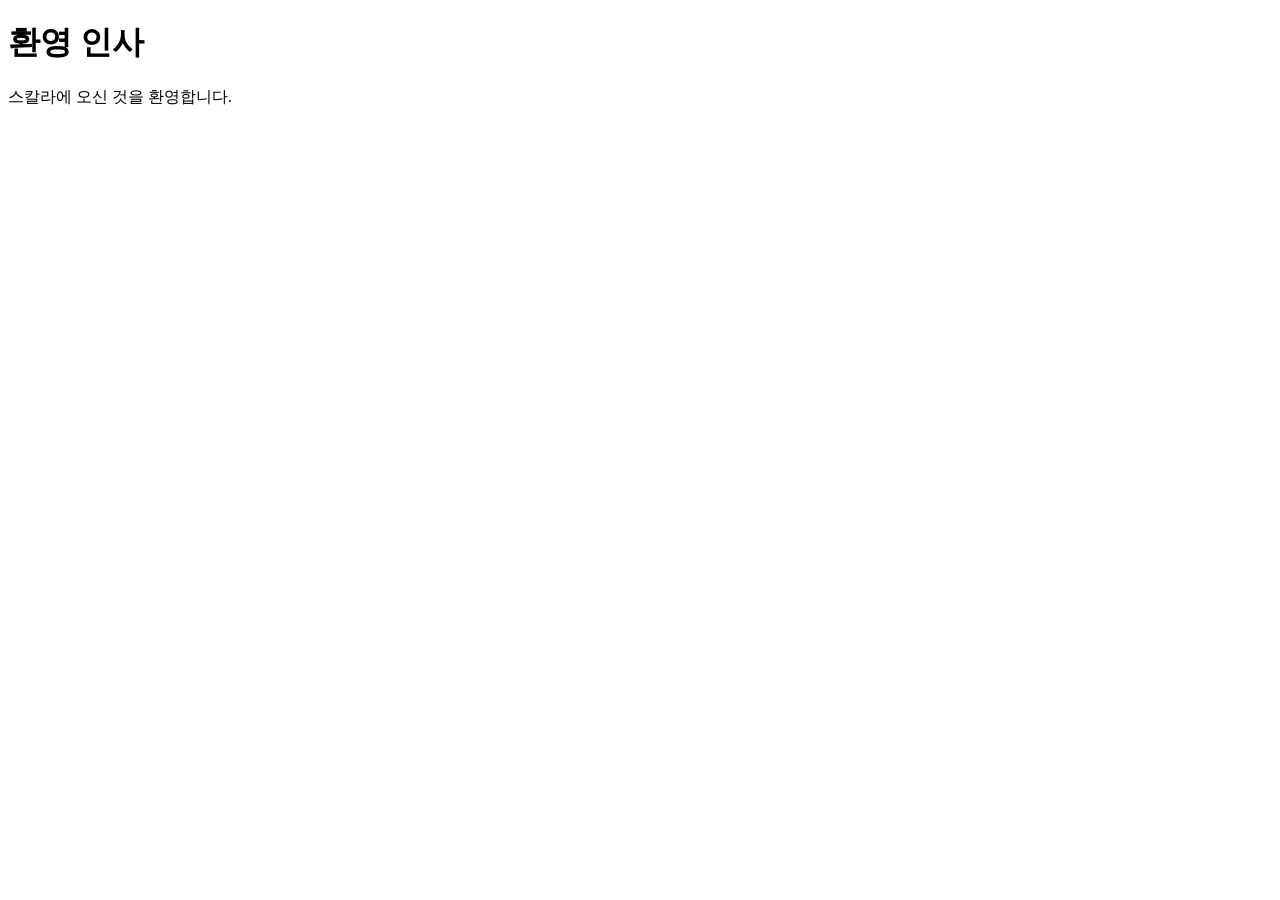
<file: 1_Web/index.html>
<!DOCTYPE html>
<html lang="en">
<head>
    <meta charset="UTF-8">
    <meta name="viewport" content="width=device-width, initial-scale=1.0">
    <title>Welcome SKALA</title>
</head>
<body>
    <h1>환영 인사</h1>
        <p>스칼라에 오신 것을 환영합니다.</p>
</body>
</html>
</file>
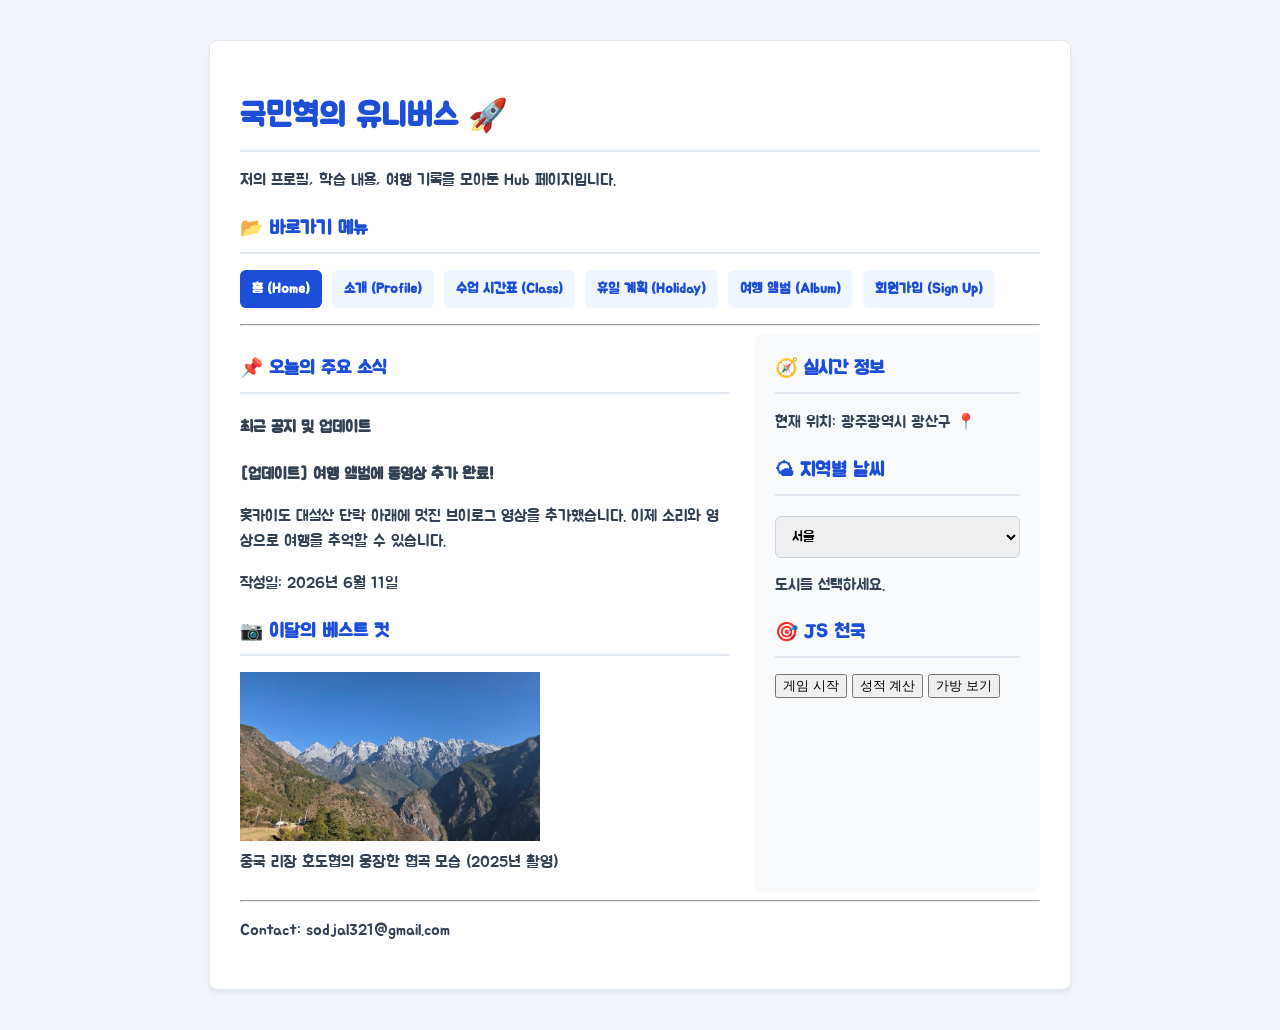
<file: html/index.html>
<!DOCTYPE html>
<html lang="ko">

<head>
    <meta charset="UTF-8">
    <title>국민혁의 유니버스</title>
    <link rel="stylesheet" href="../css/style.css">
</head>

<body>
    <div class="container">
        <h1 class="main-title">국민혁의 유니버스 🚀</h1>
        <p>저의 프로필, 학습 내용, 여행 기록을 모아둔 Hub 페이지입니다.</p>

        <nav>
            <h3>📂 바로가기 메뉴</h3>
            <ul>
                <li><a href="#" data-page="home" class="active">홈 (Home)</a></li>
                <li><a href="myProfile.html" data-page="myProfile.html">소개 (Profile)</a></li>
                <li><a href="myClass.html" data-page="myClass.html">수업 시간표 (Class)</a></li>
                <li><a href="myHoliday.html" data-page="myHoliday.html">휴일 계획 (Holiday)</a></li>
                <li><a href="myTrip.html" data-page="myTrip.html">여행 앨범 (Album)</a></li>
                <li><a href="signUp.html" data-page="signUp.html">회원가입 (Sign Up)</a></li>
            </ul>
        </nav>

        <div id="home-content">
            <hr>

        <div class="content-layout">
            <main>
                <h3>📌 오늘의 주요 소식</h3>

                <h4>최근 공지 및 업데이트</h4>
                <p><strong>[업데이트] 여행 앨범에 동영상 추가 완료!</strong></p>
                <p>홋카이도 대설산 단락 아래에 멋진 브이로그 영상을 추가했습니다. 이제 소리와 영상으로 여행을 추억할 수 있습니다.</p>
                <p>작성일: 2026년 6월 11일</p>

                <h3>📷 이달의 베스트 컷</h3>
                <p>
                    <img src="../esset/리장.jpg" alt="중국 리장 호도협" width="300"><br>
                    중국 리장 호도협의 웅장한 협곡 모습 (2025년 촬영)
                </p>
            </main>

            <aside>
                <h3>🧭 실시간 정보</h3>
                <p>현재 위치: 광주광역시 광산구 📍</p>

                <section>
                    <h3>🌤 지역별 날씨</h3>
                    <select id="city-select">
                        <option value="서울" data-lat="37.5665" data-lon="126.9780">서울</option>
                        <option value="광주" data-lat="35.1595" data-lon="126.8526">광주</option>
                        <option value="부산" data-lat="35.1796" data-lon="129.0756">부산</option>
                    </select>
                    <div id="weather-box">도시를 선택하세요.</div>
                </section>

                <section>
                    <h3>🎯 JS 천국</h3>
                    <button type="button" onclick="UpDownGame()">게임 시작</button>
                    <button type="button" onclick="calculateGrade()">성적 계산</button>
                    <button type="button" onclick="showMyBag()">가방 보기</button>
                </section>
            </aside>
        </div>

        <hr>

        <footer>
            <p>Contact: sodjal321@gmail.com</p>
        </footer>
        </div>

        <div id="page-content" hidden></div>
    </div>

    <script src="../js/upDown.js"></script>
    <script src="../js/grade.js"></script>
    <script src="../js/bag.js"></script>
    <script type="module" src="../js/realtimeInfo.js"></script>
    <script src="../js/pageNavigation.js"></script>
</body>

</html>
</file>
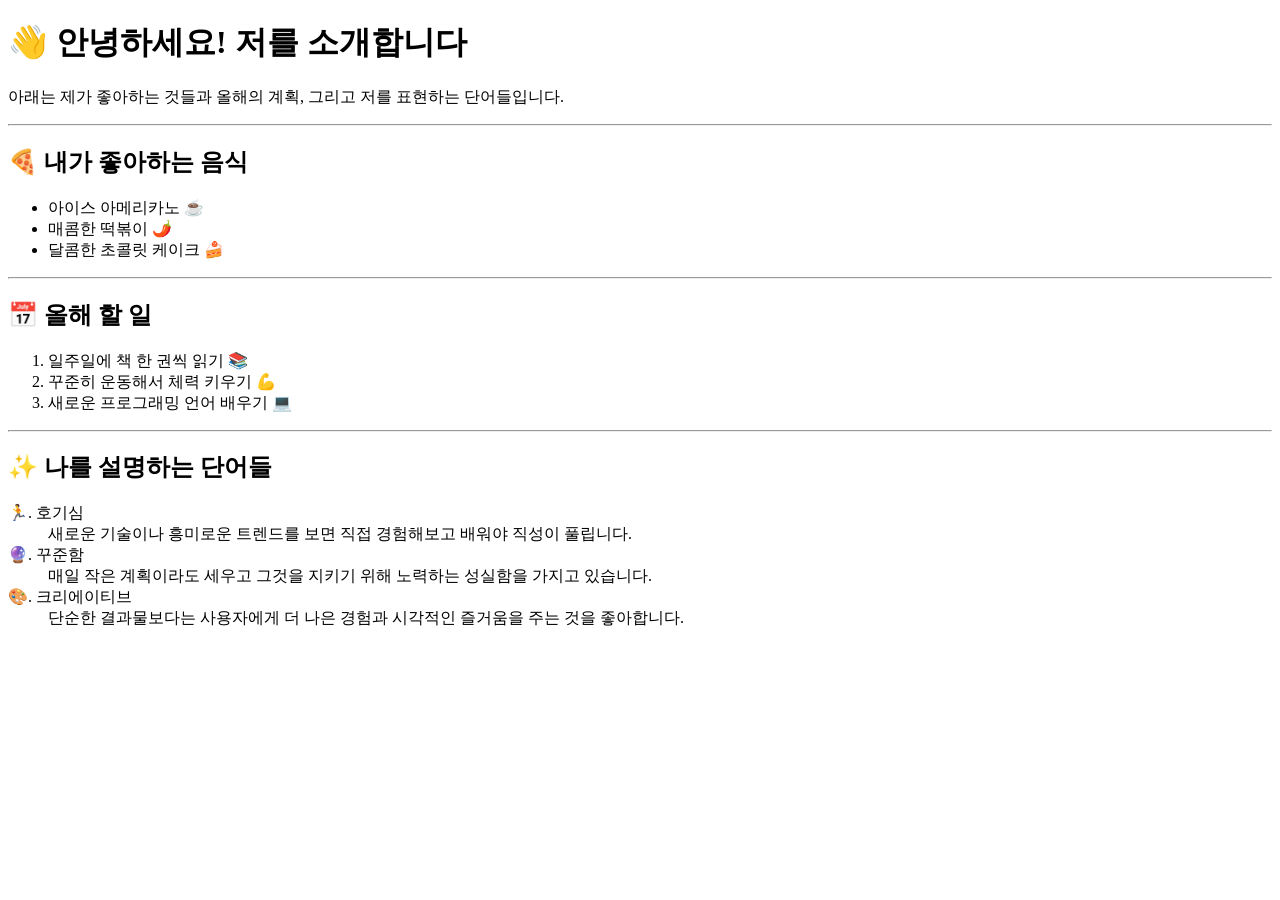
<file: 2_HTML/practice_1.html>
<!DOCTYPE html>
<html lang="ko">

<head>
    <meta charset="UTF-8">
    <title>나의 소개</title>
</head>

<body>
    <h1>👋 안녕하세요! 저를 소개합니다</h1>
    <p>아래는 제가 좋아하는 것들과 올해의 계획, 그리고 저를 표현하는 단어들입니다.</p>

    <hr>

    <h2>🍕 내가 좋아하는 음식</h2>
    <ul>
        <li>아이스 아메리카노 ☕</li>
        <li>매콤한 떡볶이 🌶️</li>
        <li>달콤한 초콜릿 케이크 🍰</li>
    </ul>

    <hr>

    <h2>📅 올해 할 일</h2>
    <ol>
        <li>일주일에 책 한 권씩 읽기 📚</li>
        <li>꾸준히 운동해서 체력 키우기 💪</li>
        <li>새로운 프로그래밍 언어 배우기 💻</li>
    </ol>

    <hr>

    <h2>✨ 나를 설명하는 단어들</h2>
    <dl>
        <dt>🏃. 호기심</dt>
        <dd>새로운 기술이나 흥미로운 트렌드를 보면 직접 경험해보고 배워야 직성이 풀립니다.</dd>
        <dt>🔮. 꾸준함</dt>
        <dd>매일 작은 계획이라도 세우고 그것을 지키기 위해 노력하는 성실함을 가지고 있습니다.</dd>
        <dt>🎨. 크리에이티브</dt>
        <dd>단순한 결과물보다는 사용자에게 더 나은 경험과 시각적인 즐거움을 주는 것을 좋아합니다.</dd>
    </dl>
</body>

</html>
</file>
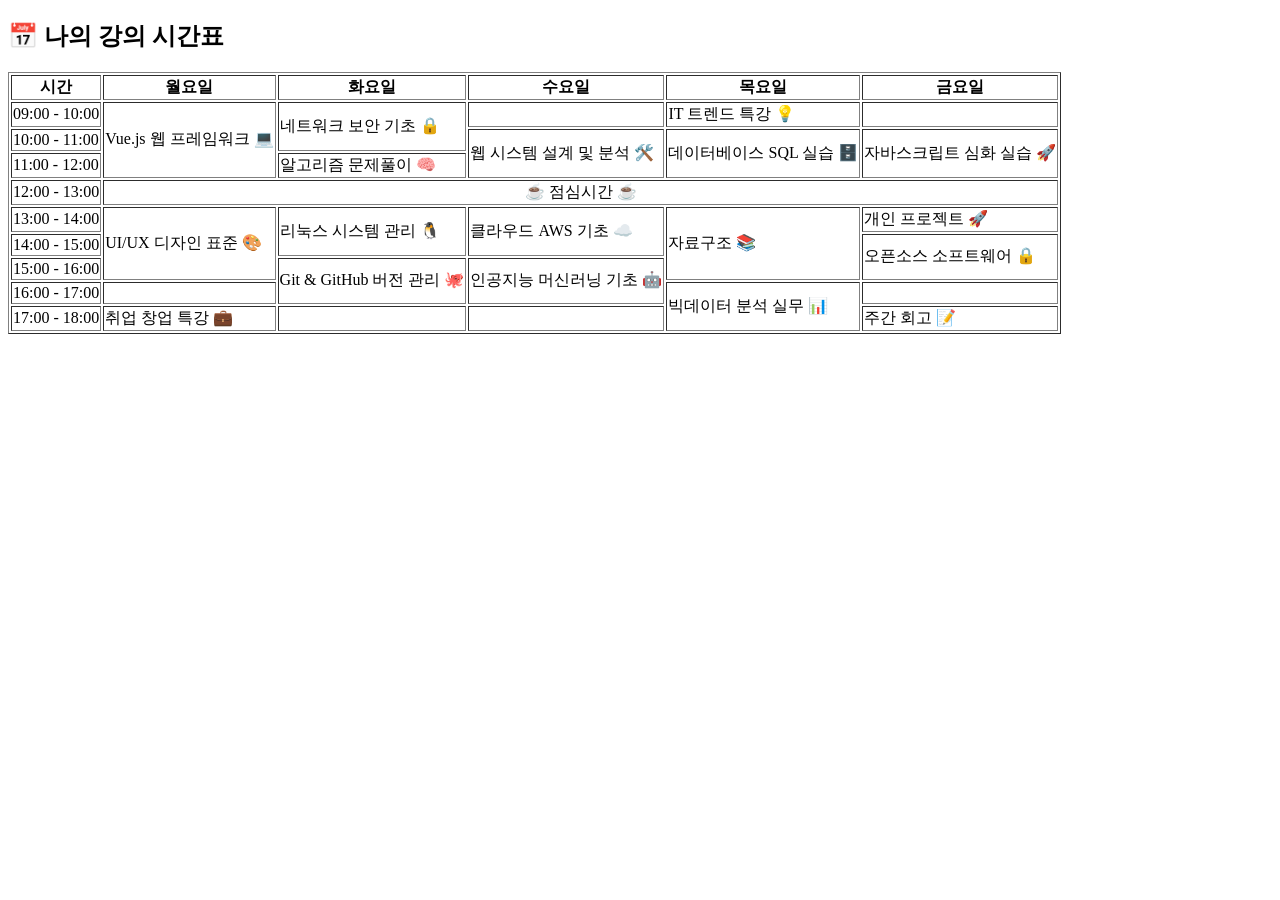
<file: 2_HTML/practice_2.html>
<!DOCTYPE html>
<html lang="ko">

<head>
    <meta charset="UTF-8">
    <title>나의 강의 일정</title>
</head>

<body>
    <h2>📅 나의 강의 시간표</h2>
    <table border="1">
        <thead>
            <tr>
                <th>시간</th>
                <th>월요일</th>
                <th>화요일</th>
                <th>수요일</th>
                <th>목요일</th>
                <th>금요일</th>
            </tr>
        </thead>
        <tbody>
            <!-- 09:00 - 10:00 -->
            <tr>
                <td>09:00 - 10:00</td>
                <td rowspan="3">Vue.js 웹 프레임워크 💻</td>
                <td rowspan="2">네트워크 보안 기초 🔒</td>
                <td></td>
                <td>IT 트렌드 특강 💡</td>
                <td></td>
            </tr>
            <!-- 10:00 - 11:00 -->
            <tr>
                <td>10:00 - 11:00</td>
                <!-- 월요일 spanned -->
                <!-- 화요일 spanned -->
                <td rowspan="2">웹 시스템 설계 및 분석 🛠️</td>
                <td rowspan="2">데이터베이스 SQL 실습 🗄️</td>
                <td rowspan="2">자바스크립트 심화 실습 🚀</td>
            </tr>
            <!-- 11:00 - 12:00 -->
            <tr>
                <td>11:00 - 12:00</td>
                <!-- 월요일 spanned -->
                <td>알고리즘 문제풀이 🧠</td>
                <!-- 수요일 spanned -->
                <!-- 목요일 spanned -->
                <!-- 금요일 spanned -->
            </tr>
            <!-- 12:00 - 13:00 (점심시간) -->
            <tr>
                <td>12:00 - 13:00</td>
                <td colspan="5" align="center">☕ 점심시간 ☕</td>
            </tr>
            <!-- 13:00 - 14:00 -->
            <tr>
                <td>13:00 - 14:00</td>
                <td rowspan="3">UI/UX 디자인 표준 🎨</td>
                <td rowspan="2">리눅스 시스템 관리 🐧</td>
                <td rowspan="2">클라우드 AWS 기초 ☁️</td>
                <td rowspan="3">자료구조 📚</td>
                <td>개인 프로젝트 🚀</td>
            </tr>
            <!-- 14:00 - 15:00 -->
            <tr>
                <td>14:00 - 15:00</td>
                <!-- 월요일 spanned -->
                <!-- 화요일 spanned -->
                <!-- 수요일 spanned -->
                <!-- 목요일 spanned -->
                <td rowspan="2">오픈소스 소프트웨어 🔒</td>
            </tr>
            <!-- 15:00 - 16:00 -->
            <tr>
                <td>15:00 - 16:00</td>
                <!-- 월요일 spanned -->
                <td rowspan="2">Git & GitHub 버전 관리 🐙</td>
                <td rowspan="2">인공지능 머신러닝 기초 🤖</td>
                <!-- 목요일 spanned -->
                <!-- 금요일 spanned -->
            </tr>
            <!-- 16:00 - 17:00 -->
            <tr>
                <td>16:00 - 17:00</td>
                <td></td>
                <!-- 화요일 spanned -->
                <!-- 수요일 spanned -->
                <td rowspan="2">빅데이터 분석 실무 📊</td>
                <td></td>
            </tr>
            <!-- 17:00 - 18:00 -->
            <tr>
                <td>17:00 - 18:00</td>
                <td>취업 창업 특강 💼</td>
                <td></td>
                <td></td>
                <!-- 목요일 spanned -->
                <td>주간 회고 📝</td>
            </tr>
        </tbody>
    </table>
</body>

</html>
</file>
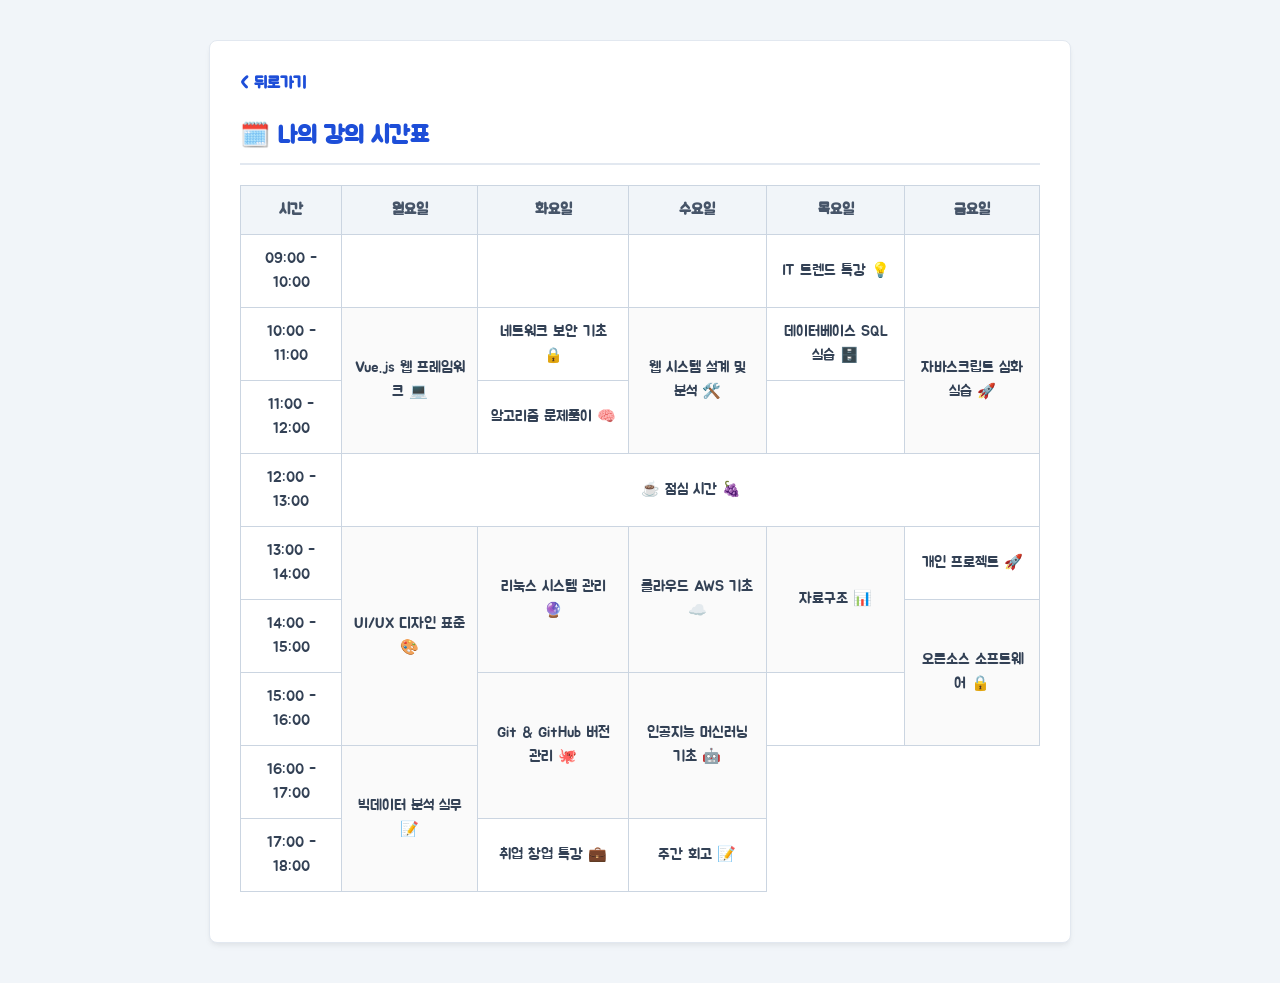
<file: html/myClass.html>
<!DOCTYPE html>
<html lang="ko">

<head>
    <meta charset="UTF-8">
    <title>나의 강의 일정</title>
    <link rel="stylesheet" href="../css/style.css">
</head>

<body>
    <div class="container">
        <a href="index.html" class="backBtn">< 뒤로가기</a>

        <h2>🗓️ 나의 강의 시간표</h2>
        <table>
            <thead>
                <tr>
                    <th>시간</th>
                    <th>월요일</th>
                    <th>화요일</th>
                    <th>수요일</th>
                    <th>목요일</th>
                    <th>금요일</th>
                </tr>
            </thead>
            <tbody>
                <tr>
                    <td>09:00 - 10:00</td>
                    <td></td>
                    <td></td>
                    <td></td>
                    <td>IT 트렌드 특강 💡</td>
                    <td></td>
                </tr>

                <tr>
                    <td>10:00 - 11:00</td>
                    <td rowspan="2">Vue.js 웹 프레임워크 💻</td>
                    <td>네트워크 보안 기초 🔒</td>
                    <td rowspan="2">웹 시스템 설계 및 분석 🛠️</td>
                    <td>데이터베이스 SQL 실습 🗄️</td>
                    <td rowspan="2">자바스크립트 심화 실습 🚀</td>
                </tr>

                <tr>
                    <td>11:00 - 12:00</td>
                    <td>알고리즘 문제풀이 🧠</td>
                </tr>

                <tr>
                    <td>12:00 - 13:00</td>
                    <td colspan="5" align="center">☕ 점심 시간 🍇</td>
                </tr>

                <tr>
                    <td>13:00 - 14:00</td>
                    <td rowspan="3">UI/UX 디자인 표준 🎨</td>
                    <td rowspan="2">리눅스 시스템 관리 🔮</td>
                    <td rowspan="2">클라우드 AWS 기초 ☁️</td>
                    <td rowspan="2">자료구조 📊</td>
                    <td>개인 프로젝트 🚀</td>
                </tr>

                <tr>
                    <td>14:00 - 15:00</td>
                    <td rowspan="2">오픈소스 소프트웨어 🔒</td>
                </tr>

                <tr>
                    <td>15:00 - 16:00</td>
                    <td rowspan="2">Git & GitHub 버전 관리 🐙</td>
                    <td rowspan="2">인공지능 머신러닝 기초 🤖</td>
                    <td></td>
                </tr>

                <tr>
                    <td>16:00 - 17:00</td>
                    <td rowspan="2">빅데이터 분석 실무 📝</td>
                </tr>

                <tr>
                    <td>17:00 - 18:00</td>
                    <td>취업 창업 특강 💼</td>
                    <td>주간 회고 📝</td>
                </tr>
            </tbody>
        </table>
    </div>
</body>

</html>
</file>
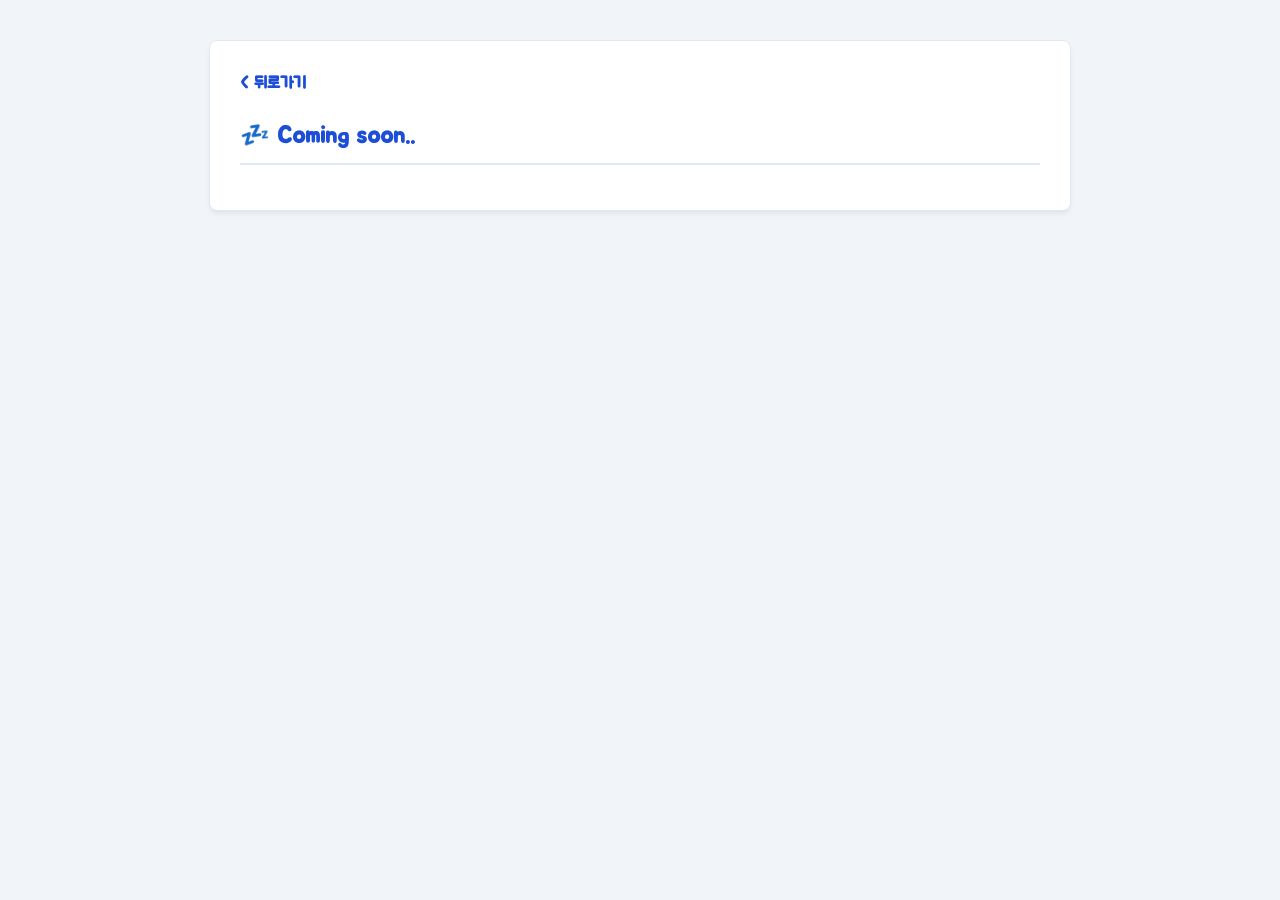
<file: html/myHoliday.html>
<!DOCTYPE html>
<html lang="ko">

<head>
    <meta charset="UTF-8">
    <title>휴일 계획</title>
    <link rel="stylesheet" href="../css/style.css">
</head>

<body>
    <div class="container">
        <a href="index.html" class="backBtn">&lt; 뒤로가기</a>
        <h2>💤 Coming soon..</h2>
    </div>
</body>

</html>
</file>
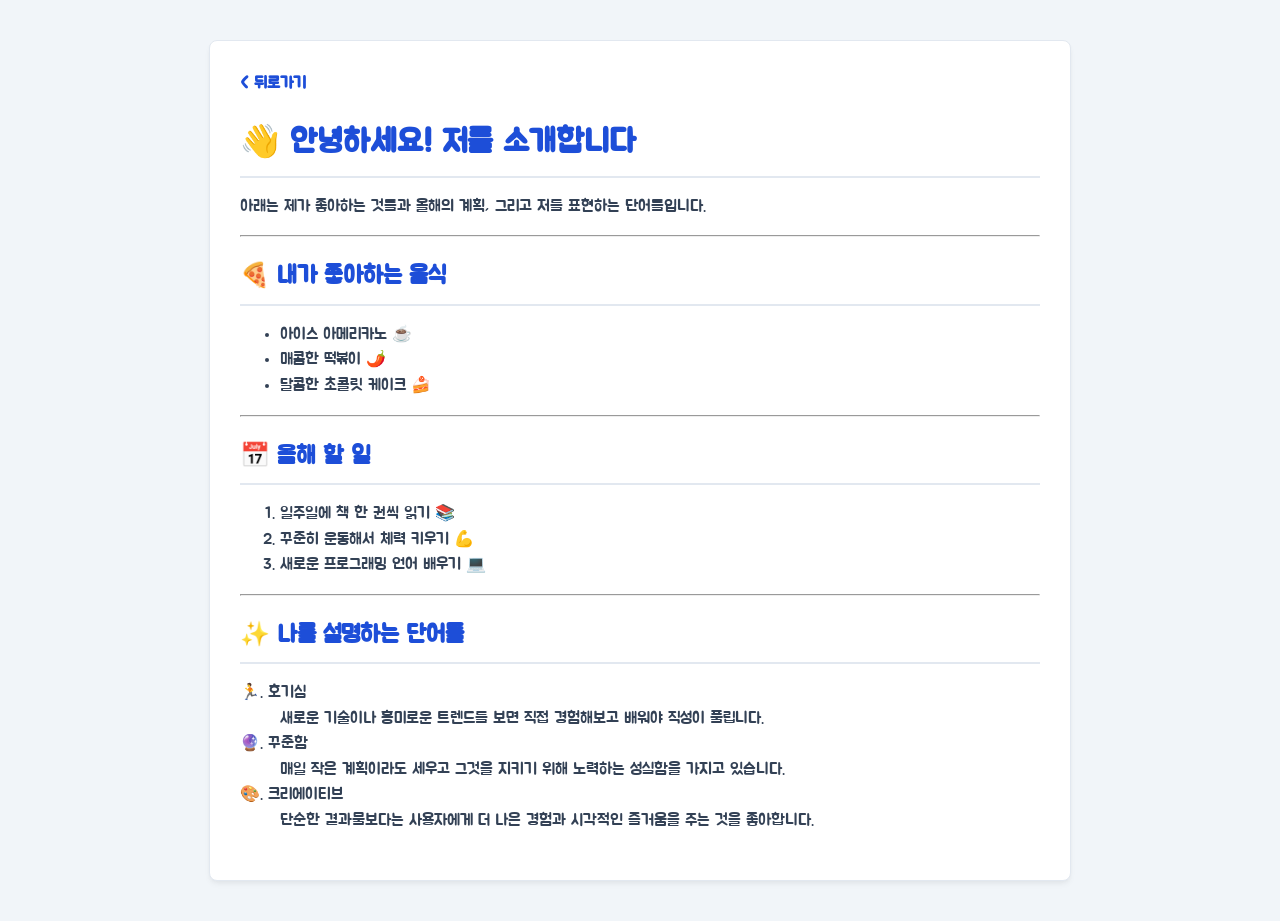
<file: html/myProfile.html>
<!DOCTYPE html>
<html lang="ko">

<head>
    <meta charset="UTF-8">
    <title>나의 소개</title>
    <link rel="stylesheet" href="../css/style.css">
</head>

<body>
    <div class="container">
        <a href="index.html" class="backBtn">< 뒤로가기</a>

        <h1>👋 안녕하세요! 저를 소개합니다</h1>
        <p>아래는 제가 좋아하는 것들과 올해의 계획, 그리고 저를 표현하는 단어들입니다.</p>

        <hr>

        <h2>🍕 내가 좋아하는 음식</h2>
        <ul>
            <li>아이스 아메리카노 ☕</li>
            <li>매콤한 떡볶이 🌶️</li>
            <li>달콤한 초콜릿 케이크 🍰</li>
        </ul>

        <hr>

        <h2>📅 올해 할 일</h2>
        <ol>
            <li>일주일에 책 한 권씩 읽기 📚</li>
            <li>꾸준히 운동해서 체력 키우기 💪</li>
            <li>새로운 프로그래밍 언어 배우기 💻</li>
        </ol>

        <hr>

        <h2>✨ 나를 설명하는 단어들</h2>
        <dl>
            <dt>🏃. 호기심</dt>
            <dd>새로운 기술이나 흥미로운 트렌드를 보면 직접 경험해보고 배워야 직성이 풀립니다.</dd>
            <dt>🔮. 꾸준함</dt>
            <dd>매일 작은 계획이라도 세우고 그것을 지키기 위해 노력하는 성실함을 가지고 있습니다.</dd>
            <dt>🎨. 크리에이티브</dt>
            <dd>단순한 결과물보다는 사용자에게 더 나은 경험과 시각적인 즐거움을 주는 것을 좋아합니다.</dd>
        </dl>
    </div>
</body>

</html>
</file>
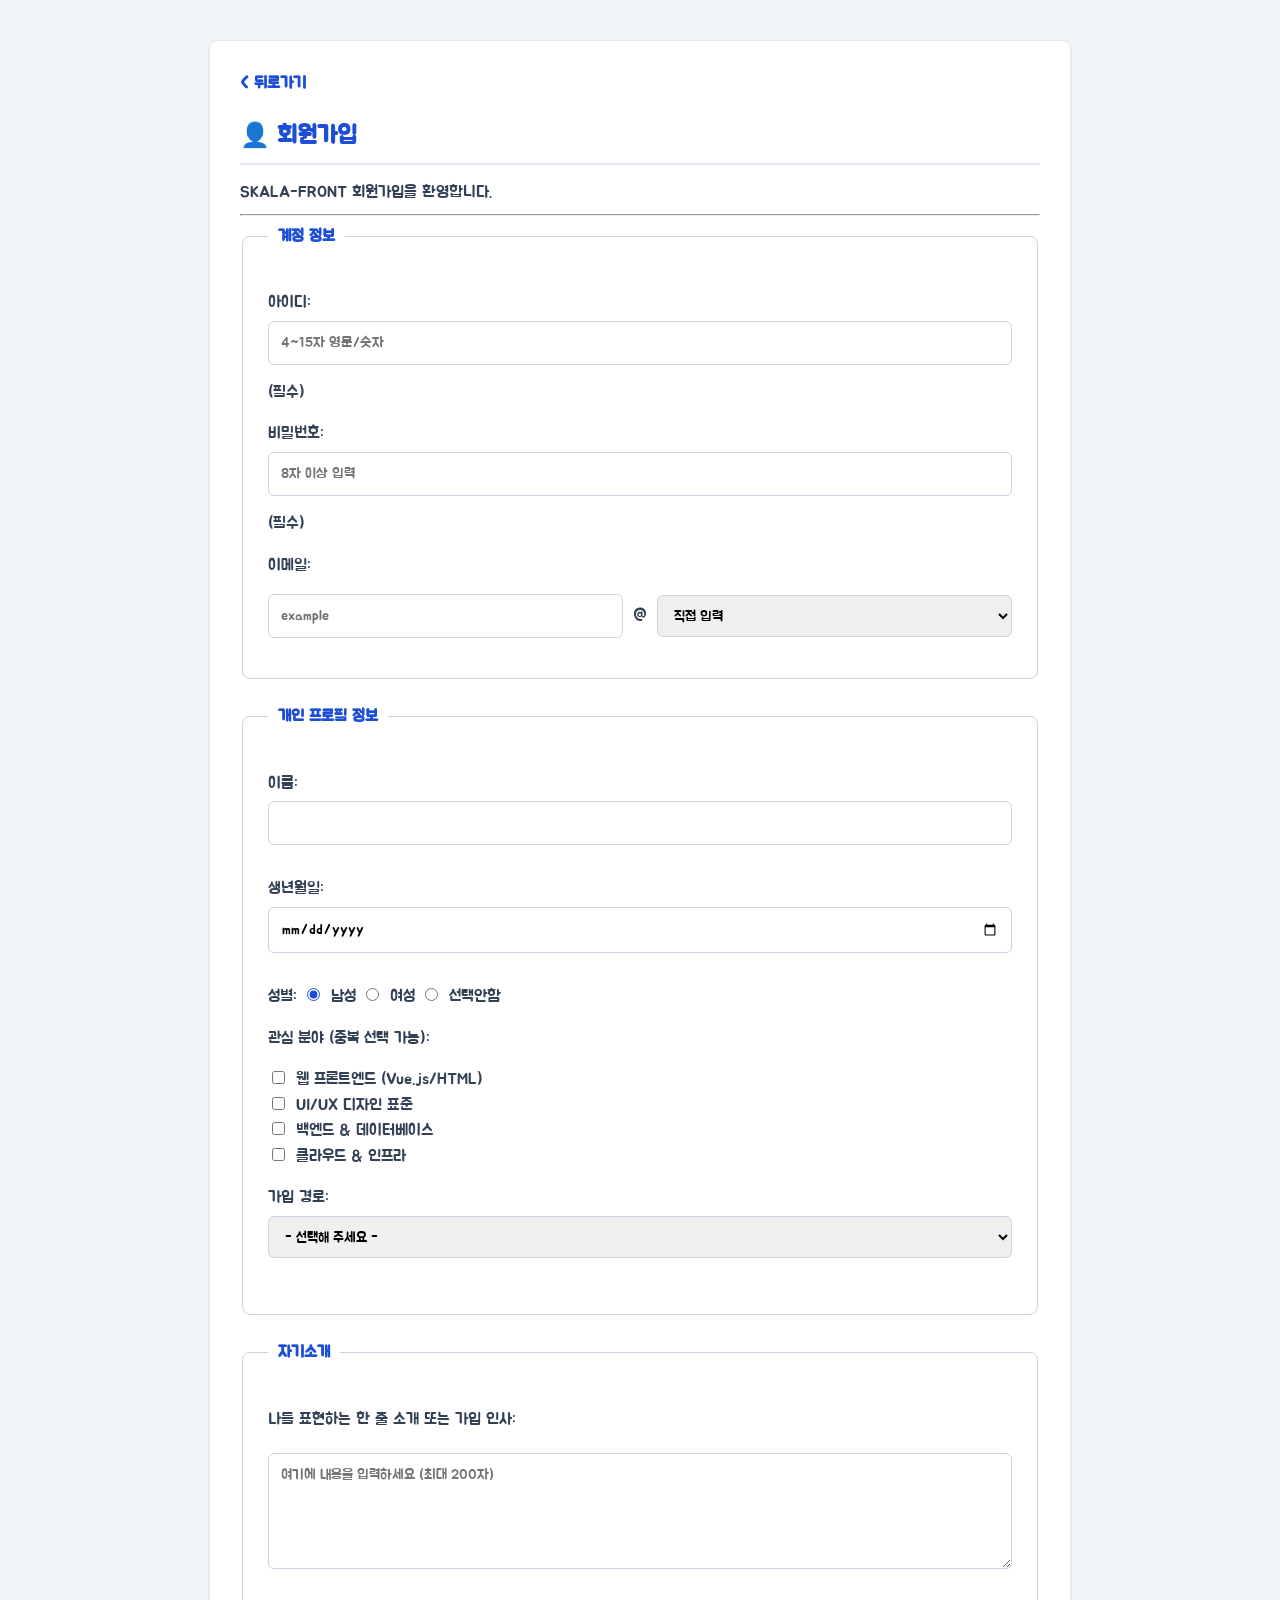
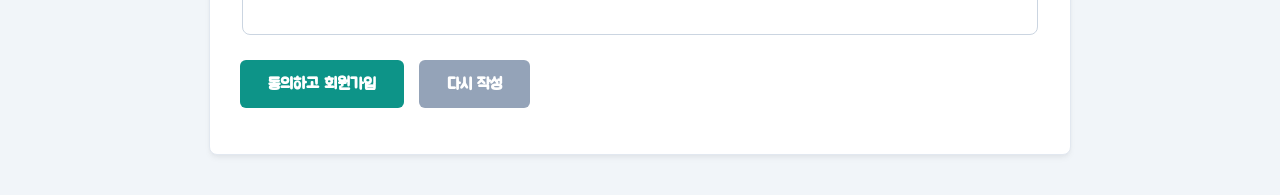
<file: html/signUp.html>
<!DOCTYPE html>
<html lang="ko">

<head>
    <meta charset="UTF-8">
    <title>회원가입</title>
    <link rel="stylesheet" href="../css/style.css">
</head>

<body>
    <div class="container">
        <a href="index.html" class="backBtn">
            < 뒤로가기</a>

                <h2>👤 회원가입</h2>
                <div>SKALA-FRONT 회원가입을 환영합니다.</div>
                <hr>

                <form action="signUpResult.html" method="get">

                    <fieldset>
                        <legend>계정 정보</legend>
                        <p>
                            <label for="username">아이디:</label>
                            <input type="text" id="username" name="username" placeholder="4~15자 영문/숫자" required>
                            <span>(필수)</span>
                        </p>
                        <p>
                            <label for="password">비밀번호:</label>
                            <input type="password" id="password" name="password" placeholder="8자 이상 입력" required>
                            <span>(필수)</span>
                        </p>
                        <p>이메일:</p>
                        <div class="inline-group">
                            <input type="text" id="email_id" name="email_id" placeholder="example">
                            <span>@</span>
                            <select name="email_domain">
                                <option value="">직접 입력</option>
                                <option value="naver.com">naver.com</option>
                                <option value="gmail.com">gmail.com</option>
                                <option value="daum.net">daum.net</option>
                            </select>
                        </div>
                    </fieldset>

                    <fieldset>
                        <legend>개인 프로필 정보</legend>
                        <p>
                            <label for="fullname">이름:</label>
                            <input type="text" id="fullname" name="fullname">
                        </p>
                        <p>
                            <label for="birthdate">생년월일:</label>
                            <input type="date" id="birthdate" name="birthdate">
                        </p>
                        <p>
                            <label>성별:</label>
                            <input type="radio" name="gender" value="male" id="gender_male" checked>
                            <label for="gender_male">남성</label>
                            <input type="radio" name="gender" value="female" id="gender_female">
                            <label for="gender_female">여성</label>
                            <input type="radio" name="gender" value="none" id="gender_none">
                            <label for="gender_none">선택안함</label>
                        </p>

                        <p>관심 분야 (중복 선택 가능):</p>
                        <p>
                            <input type="checkbox" name="interest" value="frontend" id="interest_frontend">
                            <label for="interest_frontend">웹 프론트엔드 (Vue.js/HTML)</label><br>
                            <input type="checkbox" name="interest" value="uiux" id="interest_uiux">
                            <label for="interest_uiux">UI/UX 디자인 표준</label><br>
                            <input type="checkbox" name="interest" value="backend" id="interest_backend">
                            <label for="interest_backend">백엔드 & 데이터베이스</label><br>
                            <input type="checkbox" name="interest" value="infra" id="interest_infra">
                            <label for="interest_infra">클라우드 & 인프라</label>
                        </p>

                        <p>
                            <label for="join_path">가입 경로:</label>
                            <select id="join_path" name="join_path">
                                <option value="">- 선택해 주세요 -</option>
                                <option value="search">인터넷 검색</option>
                                <option value="friend">지인 추천</option>
                                <option value="sns">SNS 광고</option>
                                <option value="other">기타</option>
                            </select>
                        </p>
                    </fieldset>

                    <fieldset>
                        <legend>자기소개</legend>
                        <p><label for="introduction">나를 표현하는 한 줄 소개 또는 가입 인사:</label></p>
                        <p><textarea id="introduction" name="introduction" placeholder="여기에 내용을 입력하세요 (최대 200자)"
                                maxlength="200" rows="5" cols="50"></textarea></p>
                    </fieldset>

                    <p>
                        <input type="submit" value="동의하고 회원가입" class="btn-submit">
                        <input type="reset" value="다시 작성" class="btn-reset">
                    </p>
                </form>
    </div>
</body>

</html>
</file>
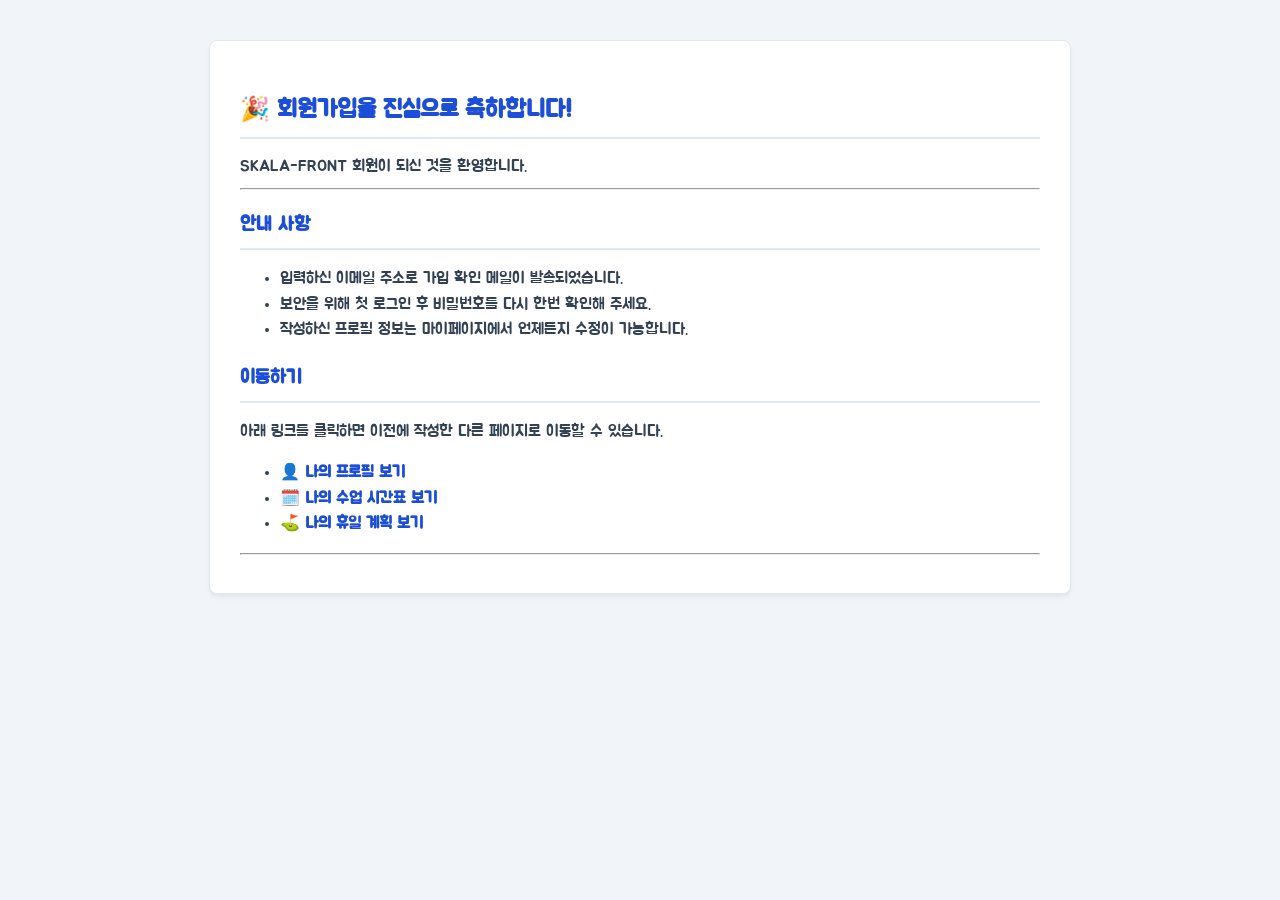
<file: html/signUpResult.html>
<!DOCTYPE html>
<html lang="ko">

<head>
    <meta charset="UTF-8">
    <title>회원가입 완료</title>
    <link rel="stylesheet" href="../css/style.css">
</head>

<body>
    <div class="container">
        <h2>🎉 회원가입을 진심으로 축하합니다!</h2>
        <div>SKALA-FRONT 회원이 되신 것을 환영합니다.</div>
        <hr>

        <h3>안내 사항</h3>
        <ul>
            <li>입력하신 이메일 주소로 가입 확인 메일이 발송되었습니다.</li>
            <li>보안을 위해 첫 로그인 후 비밀번호를 다시 한번 확인해 주세요.</li>
            <li>작성하신 프로필 정보는 마이페이지에서 언제든지 수정이 가능합니다.</li>
        </ul>

        <h3>이동하기</h3>
        <p>아래 링크를 클릭하면 이전에 작성한 다른 페이지로 이동할 수 있습니다.</p>
        <ul>
            <li>👤 <a href="myProfile.html">나의 프로필 보기</a></li>
            <li>🗓️ <a href="myClass.html">나의 수업 시간표 보기</a></li>
            <li>⛳ <a href="myHoliday.html">나의 휴일 계획 보기</a></li>
        </ul>
        <hr>
    </div>
</body>

</html>
</file>
<file: css/style.css>
@import url('https://fonts.googleapis.com/css2?family=Jua&display=swap');

/* 전체 테마 및 텍스트 Styling (미션 1) */
body {
    background-color: #f1f5f9;
    font-family: 'Jua', sans-serif;
    line-height: 1.6;
    color: #334155;
    margin: 0;
    padding: 40px 20px;
}

/* 박스 모델의 이해 (미션 2 - container) */
.container {
    max-width: 800px;
    background-color: #ffffff;
    border: 1px solid #e2e8f0;
    border-radius: 8px;
    box-shadow: 0 4px 6px -1px rgba(0, 0, 0, 0.05), 0 2px 4px -1px rgba(0, 0, 0, 0.03);
    margin: 0 auto;
    padding: 30px;
}

/* 제목 강조 */
h1,
h2,
h3 {
    color: #1d4ed8;
    border-bottom: 2px solid #e2e8f0;
    padding-bottom: 8px;
    margin-top: 20px;
    margin-bottom: 15px;
}

/* 링크 스타일 */
a {
    color: #1d4ed8;
    text-decoration: none;
    font-weight: bold;
}

a:hover {
    text-decoration: underline;
}

/* Index 페이지 Flexbox 레이아웃 */
nav ul {
    display: flex;
    flex-wrap: wrap;
    gap: 10px;
    padding: 0;
    list-style: none;
}

/* 바로가기 메뉴: 마우스를 올릴 때 색상이 부드럽게 변함 */
nav a {
    display: block;
    padding: 8px 12px;
    font-size: 14px;
    background-color: #eff6ff;
    border-radius: 6px;
    transition: background-color 0.3s, color 0.3s;
}

/* 바로가기 메뉴에 마우스를 올렸을 때의 색상 */
nav a:hover {
    background-color: #1d4ed8;
    color: #ffffff;
    text-decoration: none;
}

nav a.active {
    background-color: #1d4ed8;
    color: #ffffff;
}

/* 메뉴를 클릭하면 이 영역에서 페이지 내용이 바뀜 */
#page-content {
    min-height: 400px;
}

#page-content .backBtn {
    display: none;
}

.content-layout {
    display: flex;
    gap: 25px;
}

main {
    flex: 2;
}

aside {
    flex: 1;
    padding: 0 20px;
    background-color: #f8fafc;
    border-radius: 8px;
}

/* 여행지 카드 Grid 레이아웃 */
.trip-grid {
    display: grid;
    grid-template-columns: repeat(3, 1fr);
    gap: 20px;
}

/* 여행지 카드: 움직임과 그림자 변화가 부드럽게 적용됨 */
.trip-card {
    background-color: #f8fafc;
    border: 1px solid #e2e8f0;
    border-radius: 8px;
    padding: 20px;
    margin-bottom: 20px;
    text-align: center;
    box-shadow: 0 2px 4px rgba(0, 0, 0, 0.02);
    transition: transform 0.3s, box-shadow 0.3s;
}

/* 여행지 카드: 마우스를 올리면 위로 떠오르고 그림자가 진해짐 */
.trip-card:hover {
    transform: translateY(-8px);
    box-shadow: 0 12px 20px rgba(0, 0, 0, 0.15);
}

.trip-grid .trip-card {
    margin: 0;
}

.trip-card img {
    max-width: 100%;
    height: auto;
    border-radius: 6px;
    margin-bottom: 10px;
}

/* 깔끔한 테이블 디자인 (미션 2 - myClass table) */
table {
    width: 100%;
    border-collapse: collapse;
    margin: 20px 0;
    font-size: 15px;
}

th,
td {
    border: 1px solid #cbd5e1;
    padding: 12px;
    text-align: center;
}

th {
    background-color: #f1f5f9;
    color: #475569;
    font-weight: bold;
}

td[rowspan] {
    background-color: #fafafa;
}

/* 가독성 높은 회원가입 폼 (미션 3) */
fieldset {
    border: 1px solid #cbd5e1;
    border-radius: 8px;
    padding: 25px;
    margin-bottom: 25px;
    background-color: #ffffff;
}

legend {
    font-weight: bold;
    font-size: 16px;
    color: #1d4ed8;
    padding: 0 10px;
}

/* 입력창 키우고 이쁘게 다듬기 */
input[type="text"],
input[type="password"],
input[type="date"],
select,
textarea {
    width: 100%;
    box-sizing: border-box;
    padding: 12px;
    border: 1px solid #cbd5e1;
    border-radius: 6px;
    font-size: 14px;
    font-family: inherit;
    margin-top: 5px;
    margin-bottom: 15px;
    outline: none;
    transition: border-color 0.2s, box-shadow 0.2s;
}

input[type="text"]:focus,
input[type="password"]:focus,
input[type="date"]:focus,
select:focus,
textarea:focus {
    border-color: #1d4ed8;
    box-shadow: 0 0 0 3px rgba(29, 78, 216, 0.1);
}

/* 라디오 & 체크박스 */
input[type="radio"],
input[type="checkbox"] {
    margin-right: 6px;
    accent-color: #1d4ed8;
}

/* 카드 인라인으로 상속시키기 */
.inline-group {
    display: flex;
    align-items: center;
    gap: 10px;
    margin-bottom: 15px;
}

.inline-group input,
.inline-group select {
    margin-bottom: 0;
    margin-top: 0;
}

/* 회원가입 버튼: 마우스를 올릴 때 부드럽게 색상과 위치가 변함 */
.btn-submit {
    background-color: #0d9488;
    color: #ffffff;
    border: none;
    padding: 14px 28px;
    font-size: 16px;
    font-weight: bold;
    border-radius: 6px;
    cursor: pointer;
    transition: background-color 0.3s, transform 0.3s;
    font-family: inherit;
    margin-right: 10px;
}

/* 회원가입 버튼에 마우스를 올렸을 때의 효과 */
.btn-submit:hover {
    background-color: #0f766e;
    transform: translateY(-2px);
}

.btn-reset {
    background-color: #94a3b8;
    color: #ffffff;
    border: none;
    padding: 14px 28px;
    font-size: 16px;
    font-weight: bold;
    border-radius: 6px;
    cursor: pointer;
    transition: background-color 0.2s;
    font-family: inherit;
}

.btn-reset:hover {
    background-color: #64748b;
}

.backBtn {
    color: #1d4ed8;
}

/* Index 페이지 타이틀: 페이지를 열면 부드럽게 나타남 */
.main-title {
    animation: fadeIn 1s ease-in-out;
}

/* 페이드인 애니메이션의 시작과 끝 위치 */
@keyframes fadeIn {
    from {
        opacity: 0;
        transform: translateY(-15px);
    }

    to {
        opacity: 1;
        transform: translateY(0);
    }
}

/* 반응형 커스텀 */
@media (max-width: 600px) {
    .content-layout {
        flex-direction: column;
    }

    .trip-grid {
        grid-template-columns: 1fr;
    }
}
</file>
